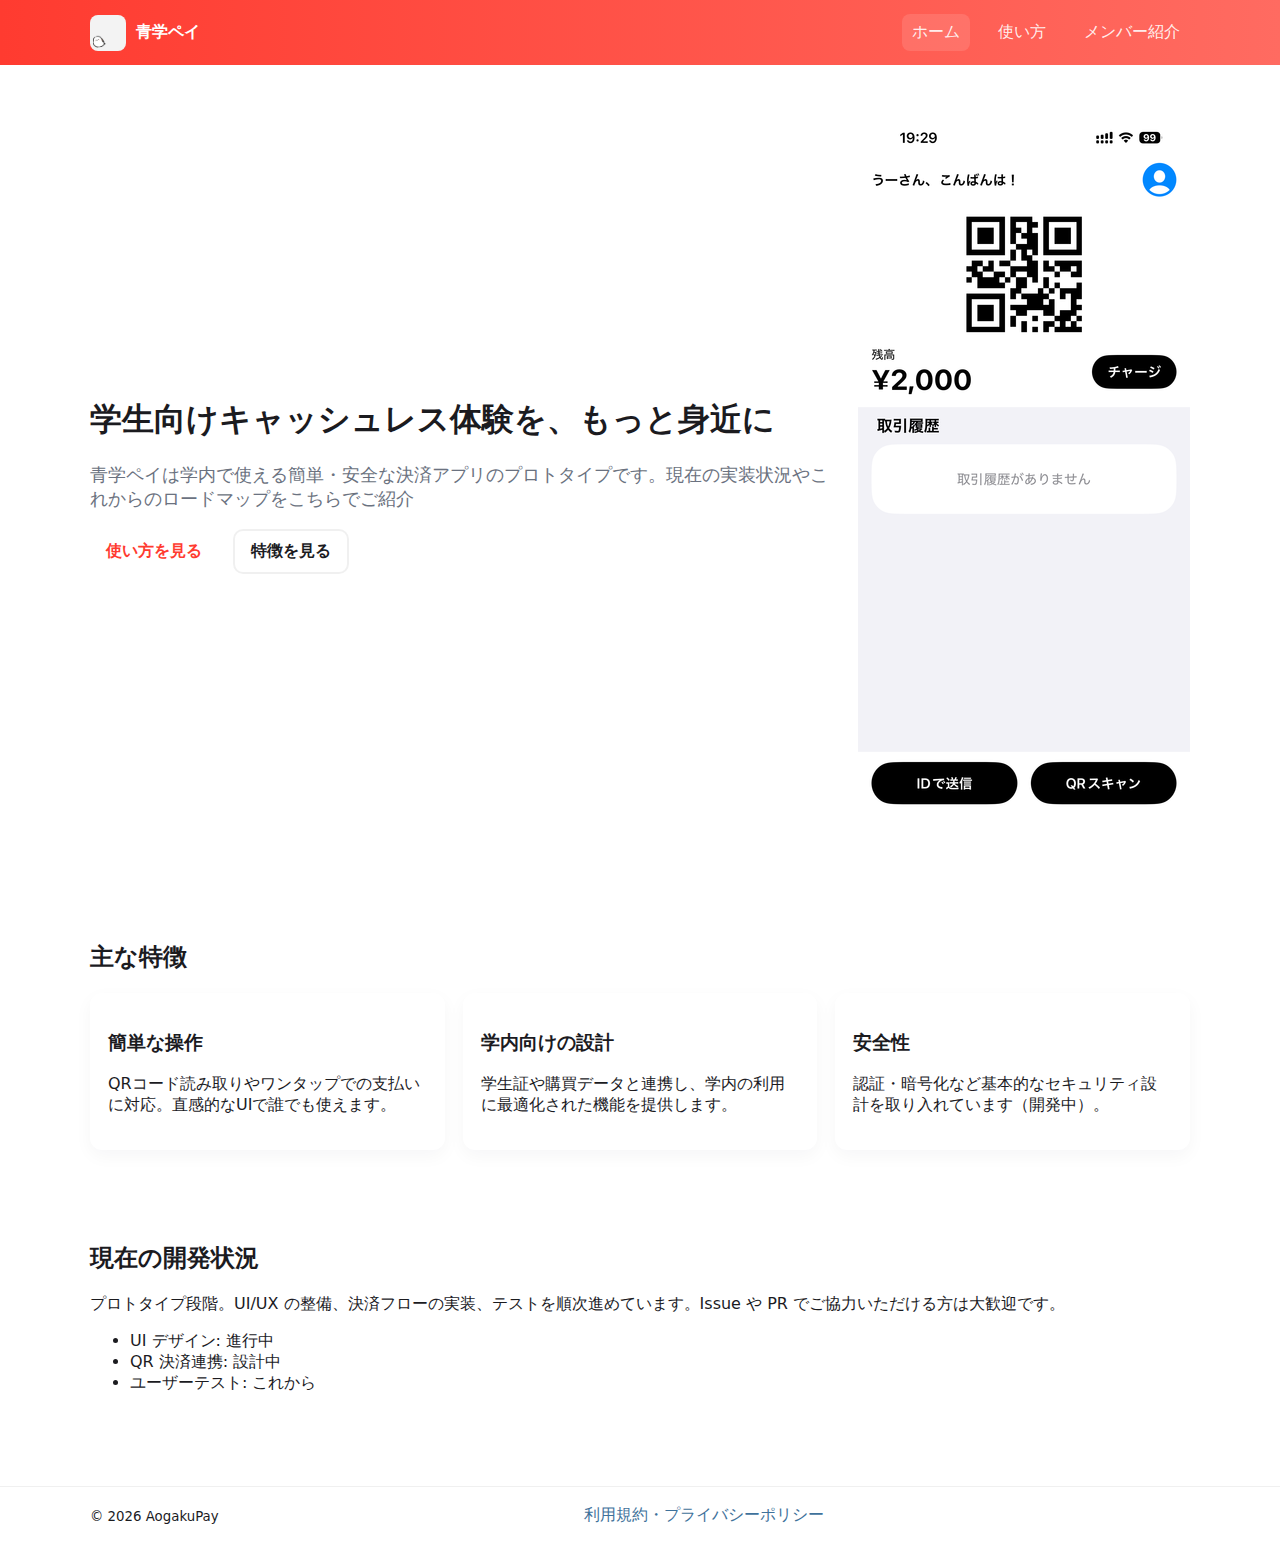
<file: index.html>
<!DOCTYPE html>
<html lang="ja">
<head>
  <meta charset="UTF-8">
  <meta name="viewport" content="width=device-width,initial-scale=1">
  <title>アプリ紹介サイト - ホーム</title>
  <link rel="stylesheet" href="style.css">
</head>
<body>
  <header class="site-header">
    <div class="container header-inner">
      <a class="logo" href="index.html">
        <!-- テキストロゴ。画像を使う場合は <img> に差し替えてください -->
        <img class="logo-mark" src="app_icon.png" alt="青学ペイ ロゴ">
        <span class="logo-text">青学ペイ</span>
      </a>
      <nav class="global-nav" aria-label="メインナビゲーション">
        <a href="index.html" class="nav-item active">ホーム</a>
        <a href="usage.html" class="nav-item">使い方</a>
        <a href="members.html" class="nav-item">メンバー紹介</a>
      </nav>
      <button class="menu-toggle" aria-expanded="false" aria-label="メニュー">☰</button>
    </div>
  </header>

  <main>
    <!-- 背景を付与するためにクラス hero--paypayish-bg を追加 -->
    <section class="hero hero--paypayish-bg">
      <div class="container hero-inner">
        <div class="hero-content">
          <h1>学生向けキャッシュレス体験を、もっと身近に</h1>
          <p class="lead">青学ペイは学内で使える簡単・安全な決済アプリのプロトタイプです。現在の実装状況やこれからのロードマップをこちらでご紹介

          <div class="hero-ctas">
            <a class="btn btn-primary" href="usage.html">使い方を見る</a>
            <a class="btn btn-outline" href="#features">特徴を見る</a>
          </div>
        </div>

        <!-- 右側のビジュアル（背景扱い）。上のスクショを assets/qr-hero.png として配置してください -->
        <div class="hero-visual" aria-hidden="true">
          <img class="hero-phone" src="assets/qr-hero.png" alt="">
        </div>
      </div>
    </section>

    <section id="features" class="features container">
      <h2 class="section-title">主な特徴</h2>
      <div class="cards">
        <article class="card">
          <h3>簡単な操作</h3>
          <p>QRコード読み取りやワンタップでの支払いに対応。直感的なUIで誰でも使えます。</p>
        </article>

        <article class="card">
          <h3>学内向けの設計</h3>
          <p>学生証や購買データと連携し、学内の利用に最適化された機能を提供します。</p>
        </article>

        <article class="card">
          <h3>安全性</h3>
          <p>認証・暗号化など基本的なセキュリティ設計を取り入れています（開発中）。</p>
        </article>
      </div>
    </section>

    <section class="status container">
      <h2 class="section-title">現在の開発状況</h2>
      <p>プロトタイプ段階。UI/UX の整備、決済フローの実装、テストを順次進めています。Issue や PR でご協力いただける方は大歓迎です。</p>
      <ul class="status-list">
        <li>UI デザイン: 進行中</li>
        <li>QR 決済連携: 設計中</li>
        <li>ユーザーテスト: これから</li>
      </ul>
    </section>
  </main>

  <footer class="site-footer">
    <div class="container footer-inner">
      <div class="footer-left">
        <small>&copy; <span id="year"></span> AogakuPay</small>
      </div>
      <div class="footer-right">
       <a href="https://akikan987.github.io/aogakupay/usage.html" target="_blank" style="font-size:1em; color:#3f729b; text-decoration:none;">
         利用規約・プライバシーポリシー
      </div>
    </div>
  </footer>

  <script>
    // 現在年をフッターに反映
    document.getElementById('year').textContent = new Date().getFullYear();

    // モバイルメニュー簡易開閉
    const toggle = document.querySelector('.menu-toggle');
    const nav = document.querySelector('.global-nav');
    toggle.addEventListener('click', () => {
      const expanded = toggle.getAttribute('aria-expanded') === 'true';
      toggle.setAttribute('aria-expanded', String(!expanded));
      nav.classList.toggle('open');
    });
  </script>
</body>
</html>
</file>
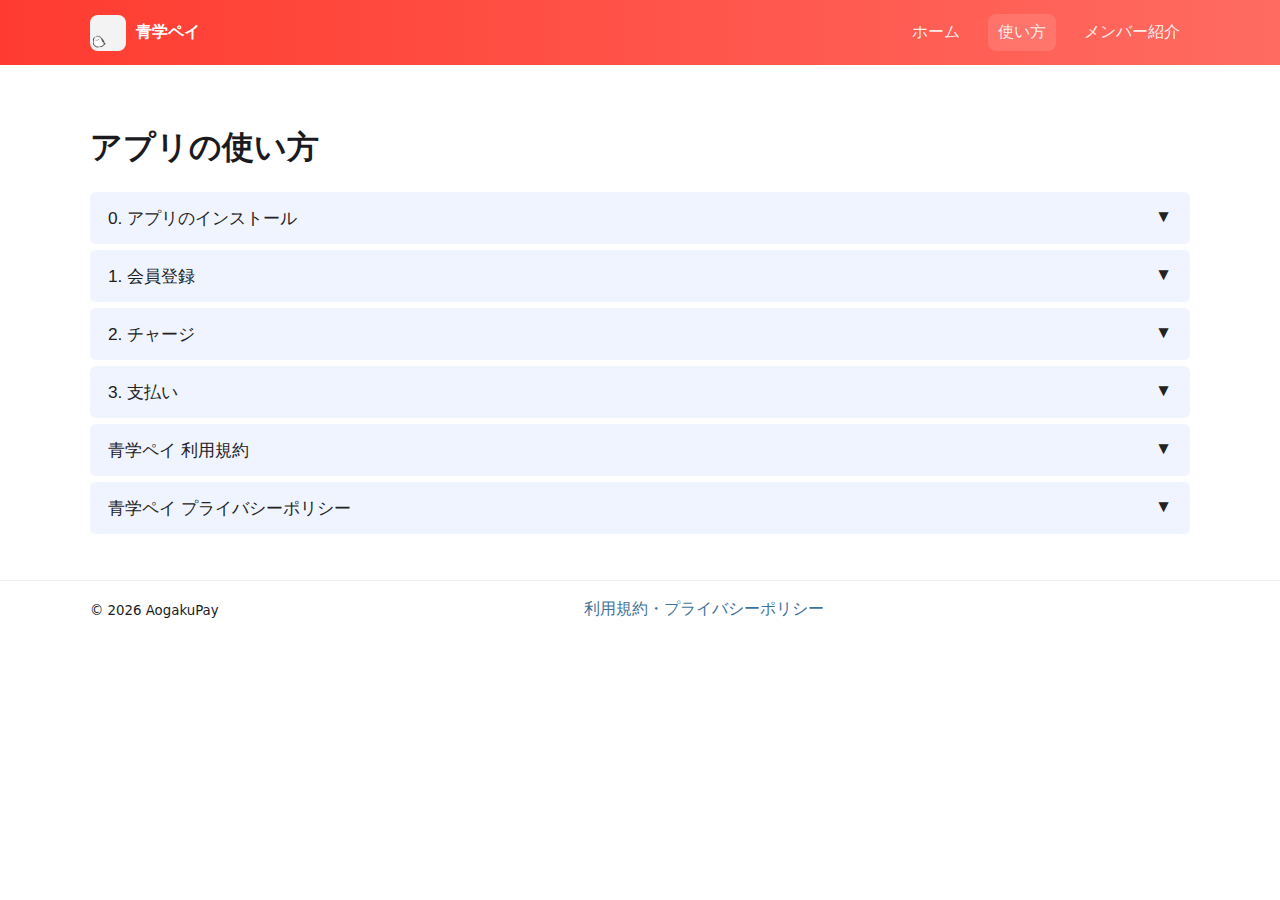
<file: usage.html>
<!DOCTYPE html>
<html lang="ja">
<head>
  <meta charset="UTF-8">
  <meta name="viewport" content="width=device-width,initial-scale=1">
  <title>アプリ紹介サイト - 使い方</title>
  <link rel="stylesheet" href="style.css">
  <style>
    .collapsible {
      background: #f0f4ff;
      color: #222;
      cursor: pointer;
      padding: 14px 18px;
      width: 100%;
      border: none;
      text-align: left;
      outline: none;
      font-size: 1.08em;
      margin-bottom: 6px;
      border-radius: 6px;
      transition: background 0.2s;
    }
    .collapsible.active, .collapsible:hover {
      background: #d1e0ff;
    }
    .collapsible:after {
      content: '▼';
      float: right;
      margin-left: 10px;
      transition: transform 0.2s;
    }
    .collapsible.active:after {
      transform: rotate(-180deg);
    }
    .content-collapsible {
      padding: 0 18px;
      display: none;
      overflow: hidden;
      background: #f8fbff;
      border-radius: 0 0 6px 6px;
      margin-bottom: 16px;
      border-left: 2px solid #d1e0ff;
      border-right: 2px solid #d1e0ff;
      border-bottom: 2px solid #d1e0ff;
    }
    .content-collapsible ul {
      padding-left: 22px;
      margin-bottom: 0;
    }
    .content-collapsible p {
      margin-top: 8px;
    }
  </style>
</head>
<body>
  <header class="site-header">
    <div class="container header-inner">
      <a class="logo" href="index.html">
        <img class="logo-mark" src="app_icon.png" alt="青学ペイ ロゴ">
        <span class="logo-text">青学ペイ</span>
      </a>
      <nav class="global-nav" aria-label="メインナビゲーション">
        <a href="index.html" class="nav-item">ホーム</a>
        <a href="usage.html" class="nav-item active">使い方</a>
        <a href="members.html" class="nav-item">メンバー紹介</a>
      </nav>
      <button class="menu-toggle" aria-expanded="false" aria-label="メニュー">☰</button>
    </div>
  </header>
  <main>
    <section class="container" style="padding-top:40px;">
      <h1>アプリの使い方</h1>

      <!-- 追加部分：使い方0 -->
      <button type="button" class="collapsible">0. アプリのインストール</button>
      <div class="content-collapsible">
        <ul>
          <li>
            まずは
            <a href="https://testflight.apple.com/join/weuxb116" target="_blank" style="color:#3f729b;text-decoration:underline;">
              https://testflight.apple.com/join/weuxb116
            </a>
            にアクセスしてアプリをインストールします。（テスト段階なためApp Storeで検索してもインストールできません）
          </li>
        </ul>
      </div>

      <button type="button" class="collapsible">1. 会員登録</button>
      <div class="content-collapsible">
        <ul>
          <li>アプリをインストール後、起動して案内に沿って会員登録を行います。</li>
          <li>学生番号やメールアドレスなど必要な情報を入力してください。</li>
          <li>会員登録が完了すると、青学ペイのサービスを利用できるようになります。</li>
        </ul>
      </div>

      <button type="button" class="collapsible">2. チャージ</button>
      <div class="content-collapsible">
        <ul>
          <li>学内の所定窓口にて現金でチャージができます。</li>
          <li>アプリの「チャージ」画面を開き、スタッフに提示してください。</li>
          <li>チャージが完了すると、アプリ内の残高に反映されます。</li>
        </ul>
      </div>

      <button type="button" class="collapsible">3. 支払い</button>
      <div class="content-collapsible">
        <ul>
          <li>アプリの「QRスキャン」ボタンをタップします。</li>
          <li>店舗側のQRコードを読み取ります。</li>
          <li>金額を入力し、「支払う」ボタンを押してお支払いください。</li>
          <li>支払い音が鳴ったら支払い完了です。</li>
        </ul>
      </div>

      <button type="button" class="collapsible">青学ペイ 利用規約</button>
      <div class="content-collapsible">
        <h2>第1条（目的）</h2>
        <p>本規約は、Azul（以下「運営者」という）が提供する「青学ペイ」（以下「本サービス」という）の利用条件および運営者と利用者との間の��[...]
        <h2>第2条（適用範囲）</h2>
        <p>本規約は本サービスの利用に関する一切の関係に適用される。</p>
        <h2>第3条（登録）</h2>
        <p>利用者は本規約に同意のうえ、運営者の定める方法で登録を行い、本サービスを利用するものとする。</p>
        <h2>第4条（サービス内容）</h2>
        <p>本サービスは青山祭会場内で使用できるチャージ式前払決済サービスであり、在学（在職）期間中のみ有効である。</p>
        <h2>第5条（禁止事項）</h2>
        <ul>
          <li>法令または公序良俗に反する行為</li>
          <li>第三者の権利を侵害する行為</li>
          <li>運営の妨害となる行為</li>
          <li>不正アクセスおよび不正利用</li>
        </ul>
        <h2>第6条（チャージ残高および払い戻し）</h2>
        <p>チャージ残高は在学（在職）期間中有効であり、卒業・退職・退会時に失効し、払い戻しは行わない。</p>
        <h2>第7条（免責事項）</h2>
        <p>運営者は本サービスの利用に関連して利用者に生じたいかなる損害についても責任を負わない。ただし、法令上免責が認められない場合は過[...]
        <h2>第8条（個人情報の取扱い）</h2>
        <p>運営者は決済管理の目的で個人情報を適法かつ適正に取り扱い、管理・削除を行うものとする。</p>
        <h2>第9条（規約の変更）</h2>
        <p>運営者は必要に応じて本規約を変更できるものとし、変更後の規約は掲示時に効力を生じるものとする。</p>
        <h2>第10条（準拠法および管轄）</h2>
        <p>本規約は日本法に準拠し、東京地方裁判所を専属的合意管轄裁判所とする。</p>
      </div>

      <button type="button" class="collapsible">青学ペイ プライバシーポリシー</button>
      <div class="content-collapsible">
        <h2>1. 適用範囲</h2>
        <p>本ポリシーは、Azul（以下「運営者」という）が提供する「青学ペイ」（以下「本サービス」という）における利用者の個人情報の取扱いに��[...]
        <h2>2. 取得する情報</h2>
        <p>本サービスでは以下の情報を取得する。</p>
        <ul>
          <li>氏名、学籍番号、連絡先、卒業年月、生年月日</li>
          <li>決済履歴および利用履歴</li>
          <li>端末情報、ログ情報、Cookie情報、位置情報</li>
        </ul>
        <h2>3. 利用目的</h2>
        <p>取得した情報は以下の目的で利用する。</p>
        <ul>
          <li>決済管理および利用者本人確認のため</li>
          <li>お問い合わせ対応のため</li>
          <li>不正利用防止およびセキュリティ向上のため</li>
          <li>法令遵守およびトラブル対応のため</li>
        </ul>
        <h2>4. 第三者提供</h2>
        <p>運営者は以下の場合を除き、個人情報を第三者に提供しない。</p>
        <ul>
          <li>法令に基づく場合</li>
          <li>利用者の同意がある場合</li>
          <li>決済処理（Stripe等）および学内管理のため必要な場合</li>
        </ul>
        <h2>5. 管理・保管期間</h2>
        <p>運営者は取得した個人情報を適切に管理し、保管期間は法令および運営上必要な範囲とする。</p>
        <h2>6. アクセス解析ツール</h2>
        <p>本サービスではFirebase Analytics、AdMobを利用し、利用状況把握および広告配信を行う。</p>
        <h2>7. 改定</h2>
        <p>運営者は必要に応じて本ポリシーを変更できるものとし、変更後の内容は本サービス上に掲示した時点で効力を生じる。</p>
        <h2>8. お問い合わせ</h2>
        <p>個人情報の取扱いに関するお問い合わせは運営者までご連絡ください。</p>
      </div>
    </section>
  </main>
  <footer class="site-footer">
    <div class="container footer-inner">
      <div class="footer-left">
        <small>&copy; <span id="year"></span> AogakuPay</small>
      </div>
      <div class="footer-right" style="text-align: right;">
       <a href="https://akikan987.github.io/aogakupay/usage.html" target="_blank" style="font-size:1em; color:#3f729b; text-decoration:none;">
         利用規約・プライバシーポリシー
      </div>
    </div>
  </footer>
  <script>
    // 現在年をフッターに反映
    document.getElementById('year').textContent = new Date().getFullYear();

    // モバイルメニュー簡易開閉
    const toggle = document.querySelector('.menu-toggle');
    const nav = document.querySelector('.global-nav');
    toggle.addEventListener('click', () => {
      const expanded = toggle.getAttribute('aria-expanded') === 'true';
      toggle.setAttribute('aria-expanded', String(!expanded));
      nav.classList.toggle('open');
    });

    // 折りたたみ展開スクリプト
    document.querySelectorAll(".collapsible").forEach(btn => {
      btn.addEventListener("click", function() {
        this.classList.toggle("active");
        var content = this.nextElementSibling;
        if (content.style.display === "block") {
          content.style.display = "none";
        } else {
          content.style.display = "block";
        }
      });
    });
  </script>
</body>
</html>
</file>
<file: style.css>
:root{
  --bg:#ffffff;
  --text:#1b1b1f;
  --muted:#6b7280;
  --primary:#ff3b30;
  --accent:#ff6b61;
  --card:#ffffff;
  --glass:rgba(255,59,48,0.06);
}
*{box-sizing:border-box}
html,body{height:100%}
body{margin:0;font-family:Inter,ui-sans-serif,system-ui,-apple-system,'Segoe UI',Roboto,'Helvetica Neue',Arial,'Noto Sans JP';background:var(--bg);color:var(--text);-webkit-font-smoothing:antialiased}
.container{width:min(1100px,92%);margin:0 auto}
.site-header{background:linear-gradient(90deg,var(--primary),var(--accent));color:#fff}
.header-inner{display:flex;align-items:center;justify-content:space-between;padding:14px 0}
.logo{display:flex;align-items:center;color:#fff;text-decoration:none}
.logo-mark{display:inline-flex;width:36px;height:36px;border-radius:8px;background:rgba(255,255,255,0.12);align-items:center;justify-content:center;font-weight:700;margin-right:10px}
.logo-text{font-weight:700}
.global-nav{display:flex !important;gap:18px}
.global-nav .nav-item{color:rgba(255,255,255,0.9);text-decoration:none;padding:8px 10px;border-radius:8px}
.global-nav .nav-item.active{background:rgba(255,255,255,0.12)}
.menu-toggle{display:none !important;background:none;border:0;color:#fff;font-size:20px}
.hero{padding:48px 0}
.hero-inner{display:flex;gap:30px;align-items:center}
.hero-content{flex:1}
.lead{color:var(--muted);font-size:18px}
.btn{display:inline-block;padding:10px 16px;border-radius:10px;text-decoration:none;font-weight:600}
.btn-primary{background:#fff;color:var(--primary)}
.btn-outline{border:2px solid rgba(0,0,0,0.06);color:var(--text);background:transparent;margin-left:10px}
.mock-phone{width:220px;height:420px;border-radius:20px;background:linear-gradient(180deg,#fff,#fff);box-shadow:0 10px 30px rgba(0,0,0,0.08);display:flex;align-items:center;justify-content:center}
.mock-screen{width:90%;height:85%;border-radius:14px;background:linear-gradient(180deg,#fafafa,#fff);padding:16px;display:flex;flex-direction:column;justify-content:space-between}
.balance{font-size:14px;color:var(--muted)}
.pay-btn{background:var(--primary);color:#fff;padding:12px;border-radius:10px;text-align:center;font-weight:700}
.features{padding:36px 0}
.cards{display:grid;grid-template-columns:repeat(auto-fit,minmax(220px,1fr));gap:18px}
.card{background:var(--card);border-radius:12px;padding:18px;box-shadow:0 6px 18px rgba(17,24,39,0.04)}
.status{padding:36px 0}
.site-footer{border-top:1px solid rgba(0,0,0,0.06);padding:18px 0;margin-top:40px}
.footer-inner{display:flex;justify-content:space-between;align-items:center}
.members-intro {
  display: flex;
  justify-content: center;
  align-items: flex-start;
  gap: 2.5em;
  flex-wrap: wrap;
  margin-top: 2em;
  margin-bottom: 2em;
  padding: 0;
}
/* メディアクエリ内のナビ・メニューボタン関連は削除 */
@media(max-width:800px){
  /* 必要なら他のレイアウト調整のみ残す */
}
</file>
